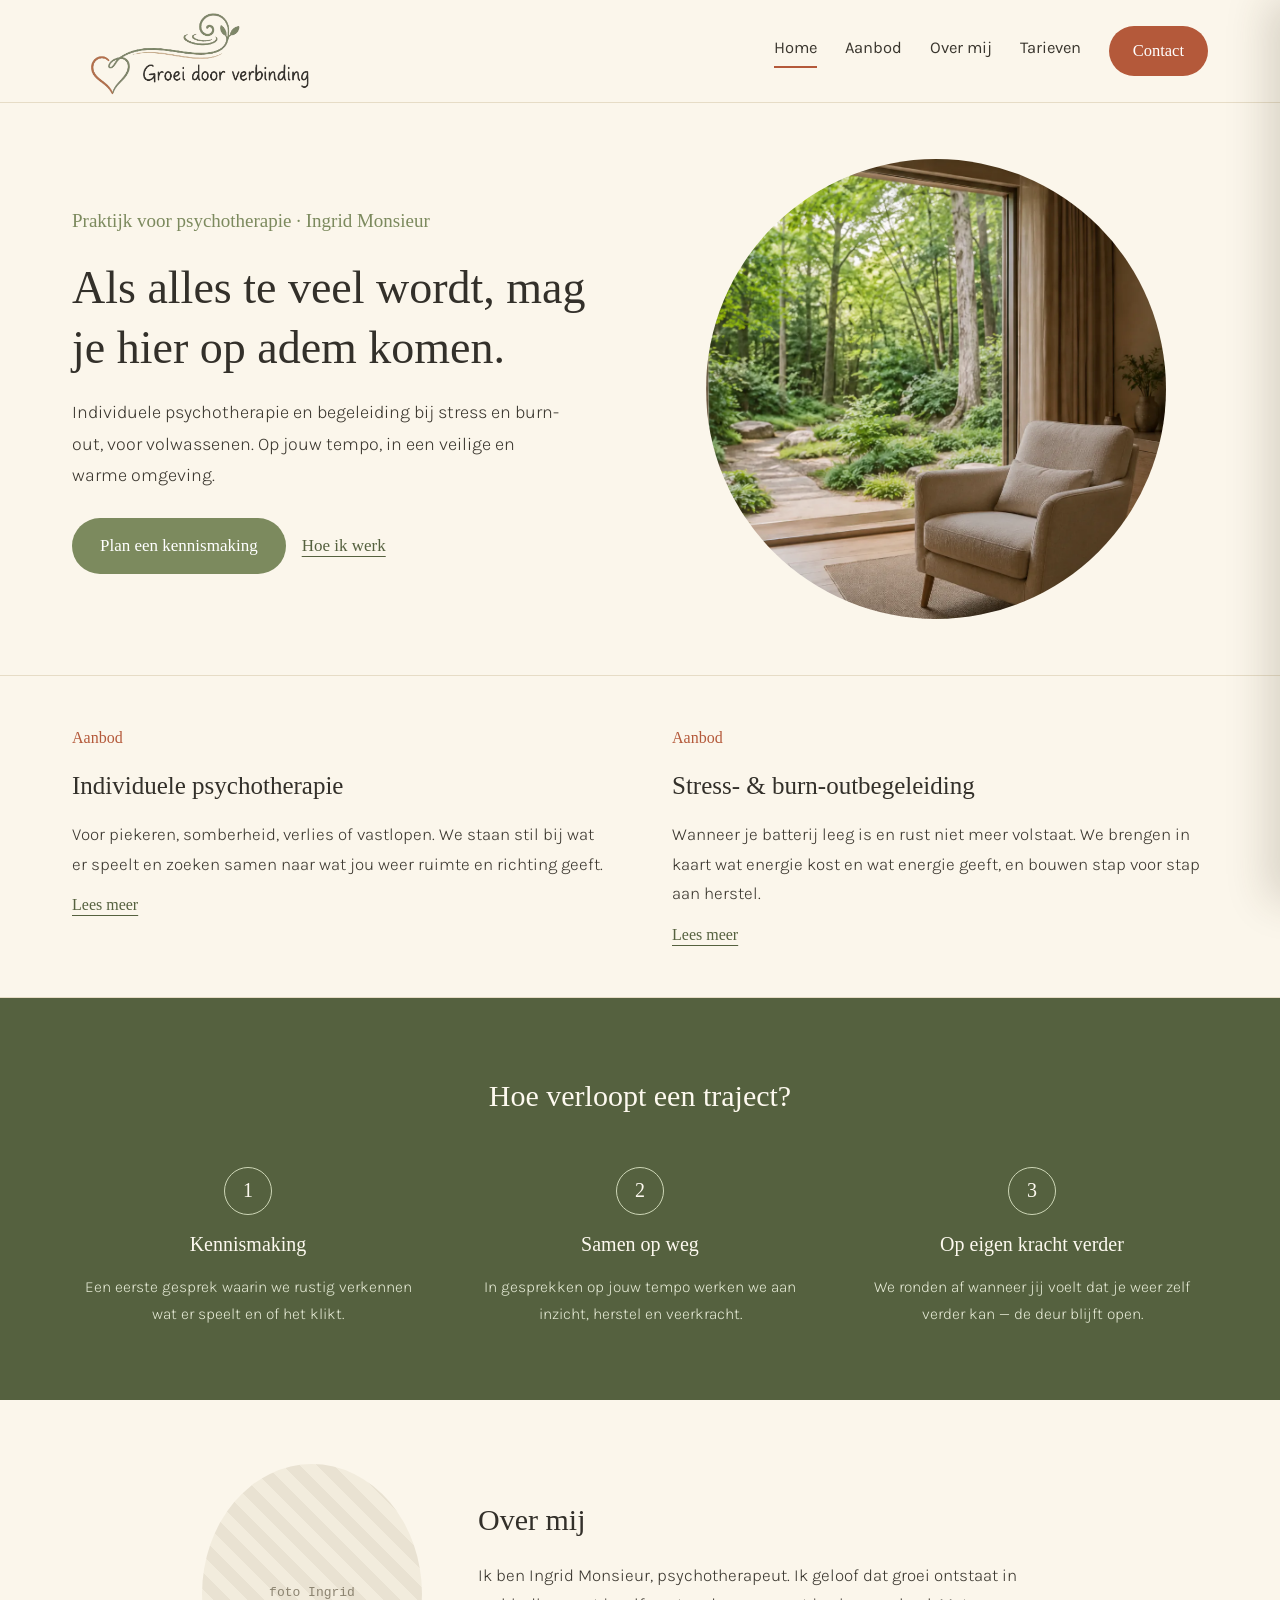
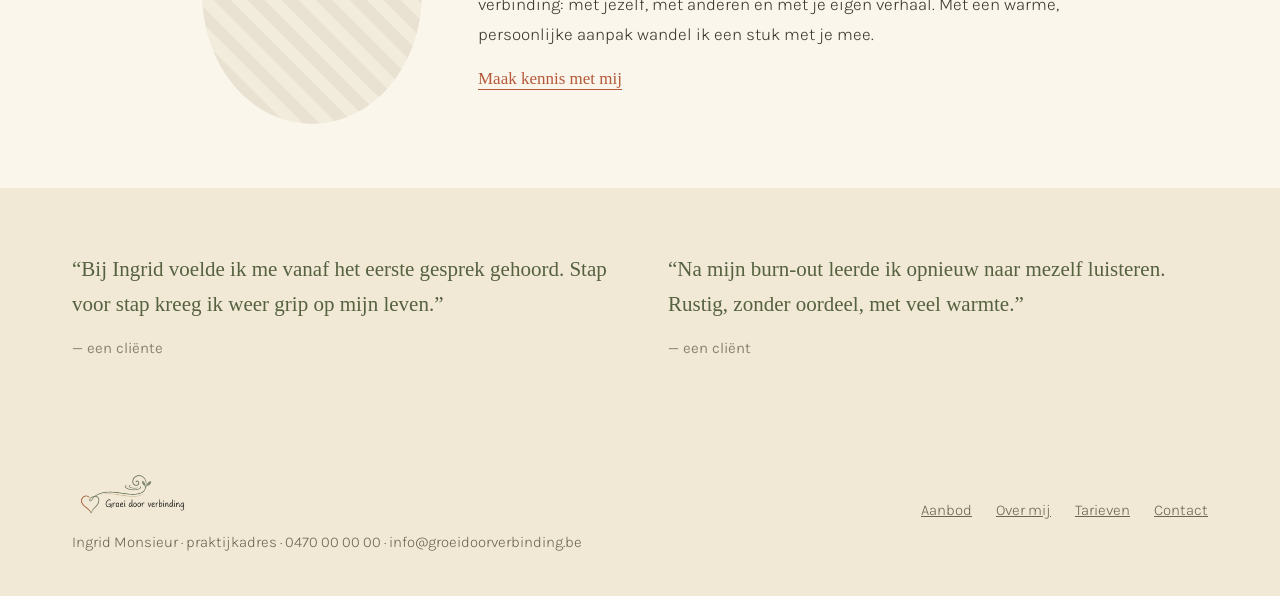
<file: index.html>
<!DOCTYPE html>
<html lang="nl">
<head>
  <meta charset="UTF-8">
  <meta name="viewport" content="width=device-width, initial-scale=1">
  <title>Groei door verbinding — Psychotherapie &amp; burn-outbegeleiding | Ingrid Monsieur</title>
  <meta name="description" content="Individuele psychotherapie en stress- & burn-outbegeleiding voor volwassenen. Een warme plek waar je op adem komt. Praktijk van Ingrid Monsieur.">
  <link rel="preconnect" href="https://fonts.googleapis.com">
  <link rel="preconnect" href="https://fonts.gstatic.com" crossorigin>
  <link href="https://fonts.googleapis.com/css2?family=Coming+Soon&family=Karla:wght@300;400;500;600&display=swap" rel="stylesheet">
  <link rel="stylesheet" href="css/style.css">
</head>
<body>

  <nav class="site-nav">
    <div class="wrap">
      <a class="logo" href="index.html"><img src="assets/logo-transparant.webp" alt="Groei door verbinding"></a>
      <div class="nav-links">
        <a href="index.html" class="active">Home</a>
        <a href="aanbod.html">Aanbod</a>
        <a href="over-mij.html">Over mij</a>
        <a href="tarieven.html">Tarieven</a>
        <a href="contact.html" class="btn-contact">Contact</a>
      </div>
      <button class="hamburger" aria-label="Menu openen" aria-expanded="false">
        <span></span><span></span><span></span>
      </button>
    </div>
  </nav>

  <div class="menu-overlay"></div>
  <aside class="mobile-menu" aria-label="Mobiel menu">
    <div class="menu-top">
      <img src="assets/logo-transparant.webp" alt="Groei door verbinding">
      <button class="close-menu" aria-label="Menu sluiten">&times;</button>
    </div>
    <nav class="menu-links">
      <a href="index.html" class="active">Home</a>
      <a href="aanbod.html">Aanbod</a>
      <a href="over-mij.html">Over mij</a>
      <a href="tarieven.html">Tarieven</a>
      <a href="contact.html">Contact</a>
    </nav>
    <a class="btn btn-terra menu-cta" href="contact.html">Plan een kennismaking</a>
    <div class="menu-contact">0470 00 00 00<br>info@groeidoorverbinding.be</div>
  </aside>

  <main>
    <header class="hero wrap">
      <div class="hero-text">
        <span class="kicker">Praktijk voor psychotherapie · Ingrid Monsieur</span>
        <h1>Als alles te veel wordt, mag je hier op adem komen.</h1>
        <p class="intro">Individuele psychotherapie en begeleiding bij stress en burn-out, voor volwassenen. Op jouw tempo, in een veilige en warme omgeving.</p>
        <div class="hero-cta">
          <a class="btn btn-green" href="contact.html">Plan een kennismaking</a>
          <a class="link-hand" href="aanbod.html">Hoe ik werk</a>
        </div>
      </div>
      <img class="hero-img" src="assets/natuurbeeld.webp" alt="Rustgevende praktijkruimte met zicht op de natuur">
    </header>

    <section class="teasers">
      <div class="wrap">
        <div class="teaser">
          <span class="kicker">Aanbod</span>
          <h2>Individuele psychotherapie</h2>
          <p>Voor piekeren, somberheid, verlies of vastlopen. We staan stil bij wat er speelt en zoeken samen naar wat jou weer ruimte en richting geeft.</p>
          <a class="link-hand" href="aanbod.html">Lees meer</a>
        </div>
        <div class="teaser">
          <span class="kicker">Aanbod</span>
          <h2>Stress- &amp; burn-outbegeleiding</h2>
          <p>Wanneer je batterij leeg is en rust niet meer volstaat. We brengen in kaart wat energie kost en wat energie geeft, en bouwen stap voor stap aan herstel.</p>
          <a class="link-hand" href="aanbod.html">Lees meer</a>
        </div>
      </div>
    </section>

    <section class="werkwijze">
      <div class="wrap">
        <h2>Hoe verloopt een traject?</h2>
        <div class="stappen">
          <div class="stap">
            <span class="nr">1</span>
            <h3>Kennismaking</h3>
            <p>Een eerste gesprek waarin we rustig verkennen wat er speelt en of het klikt.</p>
          </div>
          <div class="stap">
            <span class="nr">2</span>
            <h3>Samen op weg</h3>
            <p>In gesprekken op jouw tempo werken we aan inzicht, herstel en veerkracht.</p>
          </div>
          <div class="stap">
            <span class="nr">3</span>
            <h3>Op eigen kracht verder</h3>
            <p>We ronden af wanneer jij voelt dat je weer zelf verder kan — de deur blijft open.</p>
          </div>
        </div>
      </div>
    </section>

    <section class="overmij-teaser wrap">
      <div class="foto placeholder"><span>foto Ingrid</span></div>
      <div class="tekst">
        <h2>Over mij</h2>
        <p>Ik ben Ingrid Monsieur, psychotherapeut. Ik geloof dat groei ontstaat in verbinding: met jezelf, met anderen en met je eigen verhaal. Met een warme, persoonlijke aanpak wandel ik een stuk met je mee.</p>
        <a class="link-hand link-terra" href="over-mij.html">Maak kennis met mij</a>
      </div>
    </section>

    <section class="getuigenissen">
      <div class="wrap">
        <div class="quote">
          <p>“Bij Ingrid voelde ik me vanaf het eerste gesprek gehoord. Stap voor stap kreeg ik weer grip op mijn leven.”</p>
          <span>— een cliënte</span>
        </div>
        <div class="quote">
          <p>“Na mijn burn-out leerde ik opnieuw naar mezelf luisteren. Rustig, zonder oordeel, met veel warmte.”</p>
          <span>— een cliënt</span>
        </div>
      </div>
    </section>
  </main>

  <footer class="site-footer">
    <div class="wrap">
      <div class="kolom">
        <img src="assets/logo-transparant.webp" alt="">
        <span>Ingrid Monsieur · praktijkadres · 0470 00 00 00 · info@groeidoorverbinding.be</span>
      </div>
      <nav>
        <a href="aanbod.html">Aanbod</a>
        <a href="over-mij.html">Over mij</a>
        <a href="tarieven.html">Tarieven</a>
        <a href="contact.html">Contact</a>
      </nav>
    </div>
  </footer>

  <script src="js/script.js"></script>
</body>
</html>
</file>
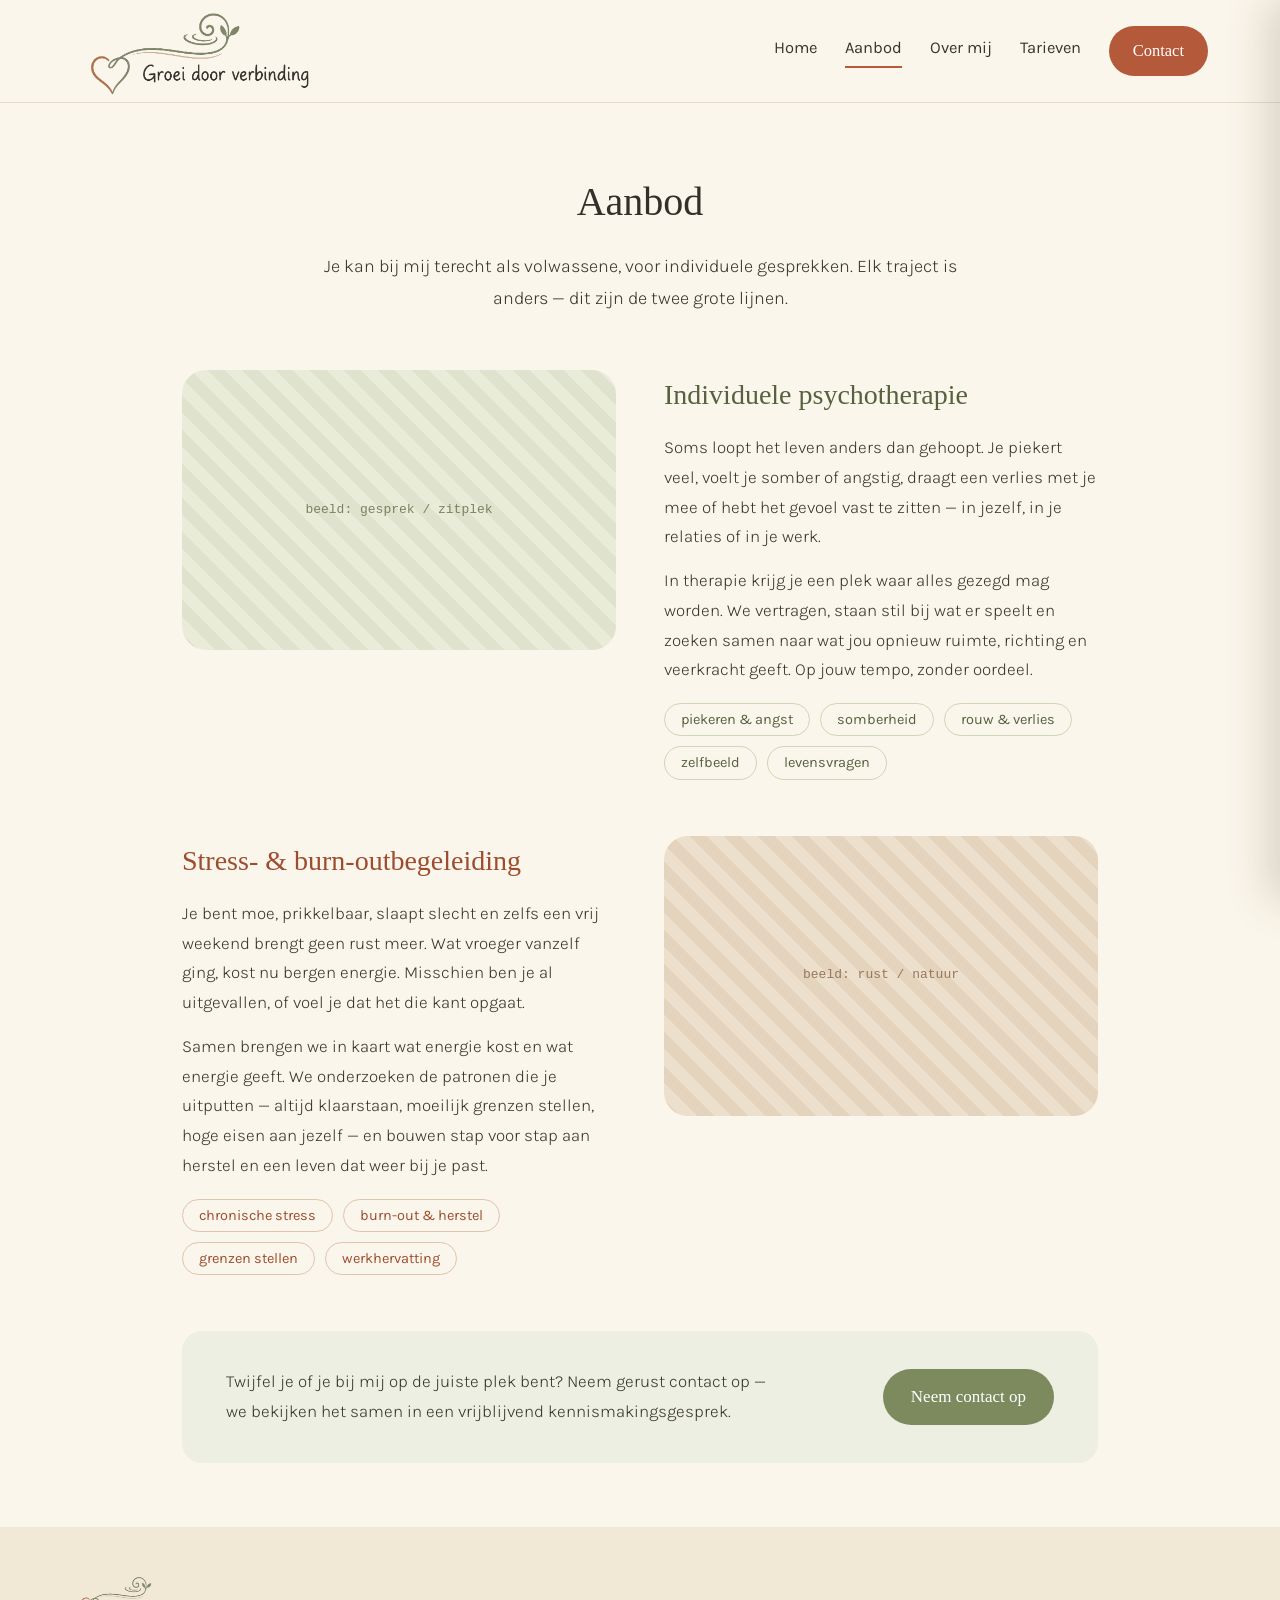
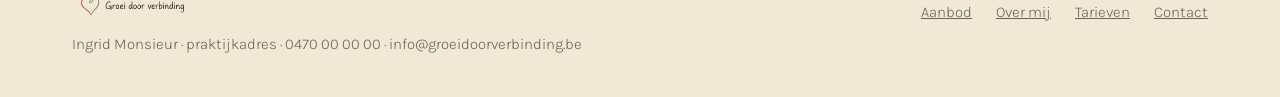
<file: aanbod.html>
<!DOCTYPE html>
<html lang="nl">
<head>
  <meta charset="UTF-8">
  <meta name="viewport" content="width=device-width, initial-scale=1">
  <title>Aanbod — Groei door verbinding</title>
  <meta name="description" content="Individuele psychotherapie en stress- & burn-outbegeleiding voor volwassenen bij Ingrid Monsieur.">
  <link rel="preconnect" href="https://fonts.googleapis.com">
  <link rel="preconnect" href="https://fonts.gstatic.com" crossorigin>
  <link href="https://fonts.googleapis.com/css2?family=Coming+Soon&family=Karla:wght@300;400;500;600&display=swap" rel="stylesheet">
  <link rel="stylesheet" href="css/style.css">
</head>
<body>

  <nav class="site-nav">
    <div class="wrap">
      <a class="logo" href="index.html"><img src="assets/logo-transparant.webp" alt="Groei door verbinding"></a>
      <div class="nav-links">
        <a href="index.html">Home</a>
        <a href="aanbod.html" class="active">Aanbod</a>
        <a href="over-mij.html">Over mij</a>
        <a href="tarieven.html">Tarieven</a>
        <a href="contact.html" class="btn-contact">Contact</a>
      </div>
      <button class="hamburger" aria-label="Menu openen" aria-expanded="false">
        <span></span><span></span><span></span>
      </button>
    </div>
  </nav>

  <div class="menu-overlay"></div>
  <aside class="mobile-menu" aria-label="Mobiel menu">
    <div class="menu-top">
      <img src="assets/logo-transparant.webp" alt="Groei door verbinding">
      <button class="close-menu" aria-label="Menu sluiten">&times;</button>
    </div>
    <nav class="menu-links">
      <a href="index.html">Home</a>
      <a href="aanbod.html" class="active">Aanbod</a>
      <a href="over-mij.html">Over mij</a>
      <a href="tarieven.html">Tarieven</a>
      <a href="contact.html">Contact</a>
    </nav>
    <a class="btn btn-terra menu-cta" href="contact.html">Plan een kennismaking</a>
    <div class="menu-contact">0470 00 00 00<br>info@groeidoorverbinding.be</div>
  </aside>

  <main class="page page-aanbod">
    <div class="page-header">
      <h1>Aanbod</h1>
      <p>Je kan bij mij terecht als volwassene, voor individuele gesprekken. Elk traject is anders — dit zijn de twee grote lijnen.</p>
    </div>

    <section class="aanbod-blok">
      <div class="beeld placeholder groen"><span>beeld: gesprek / zitplek</span></div>
      <div class="tekst">
        <h2>Individuele psychotherapie</h2>
        <p>Soms loopt het leven anders dan gehoopt. Je piekert veel, voelt je somber of angstig, draagt een verlies met je mee of hebt het gevoel vast te zitten — in jezelf, in je relaties of in je werk.</p>
        <p>In therapie krijg je een plek waar alles gezegd mag worden. We vertragen, staan stil bij wat er speelt en zoeken samen naar wat jou opnieuw ruimte, richting en veerkracht geeft. Op jouw tempo, zonder oordeel.</p>
        <div class="tags">
          <span>piekeren &amp; angst</span>
          <span>somberheid</span>
          <span>rouw &amp; verlies</span>
          <span>zelfbeeld</span>
          <span>levensvragen</span>
        </div>
      </div>
    </section>

    <section class="aanbod-blok">
      <div class="tekst">
        <h2 class="terra">Stress- &amp; burn-outbegeleiding</h2>
        <p>Je bent moe, prikkelbaar, slaapt slecht en zelfs een vrij weekend brengt geen rust meer. Wat vroeger vanzelf ging, kost nu bergen energie. Misschien ben je al uitgevallen, of voel je dat het die kant opgaat.</p>
        <p>Samen brengen we in kaart wat energie kost en wat energie geeft. We onderzoeken de patronen die je uitputten — altijd klaarstaan, moeilijk grenzen stellen, hoge eisen aan jezelf — en bouwen stap voor stap aan herstel en een leven dat weer bij je past.</p>
        <div class="tags terra">
          <span>chronische stress</span>
          <span>burn-out &amp; herstel</span>
          <span>grenzen stellen</span>
          <span>werkhervatting</span>
        </div>
      </div>
      <div class="beeld placeholder warm"><span>beeld: rust / natuur</span></div>
    </section>

    <div class="cta-banner">
      <p>Twijfel je of je bij mij op de juiste plek bent? Neem gerust contact op — we bekijken het samen in een vrijblijvend kennismakingsgesprek.</p>
      <a class="btn btn-green" href="contact.html">Neem contact op</a>
    </div>
  </main>

  <footer class="site-footer">
    <div class="wrap">
      <div class="kolom">
        <img src="assets/logo-transparant.webp" alt="">
        <span>Ingrid Monsieur · praktijkadres · 0470 00 00 00 · info@groeidoorverbinding.be</span>
      </div>
      <nav>
        <a href="aanbod.html">Aanbod</a>
        <a href="over-mij.html">Over mij</a>
        <a href="tarieven.html">Tarieven</a>
        <a href="contact.html">Contact</a>
      </nav>
    </div>
  </footer>

  <script src="js/script.js"></script>
</body>
</html>
</file>
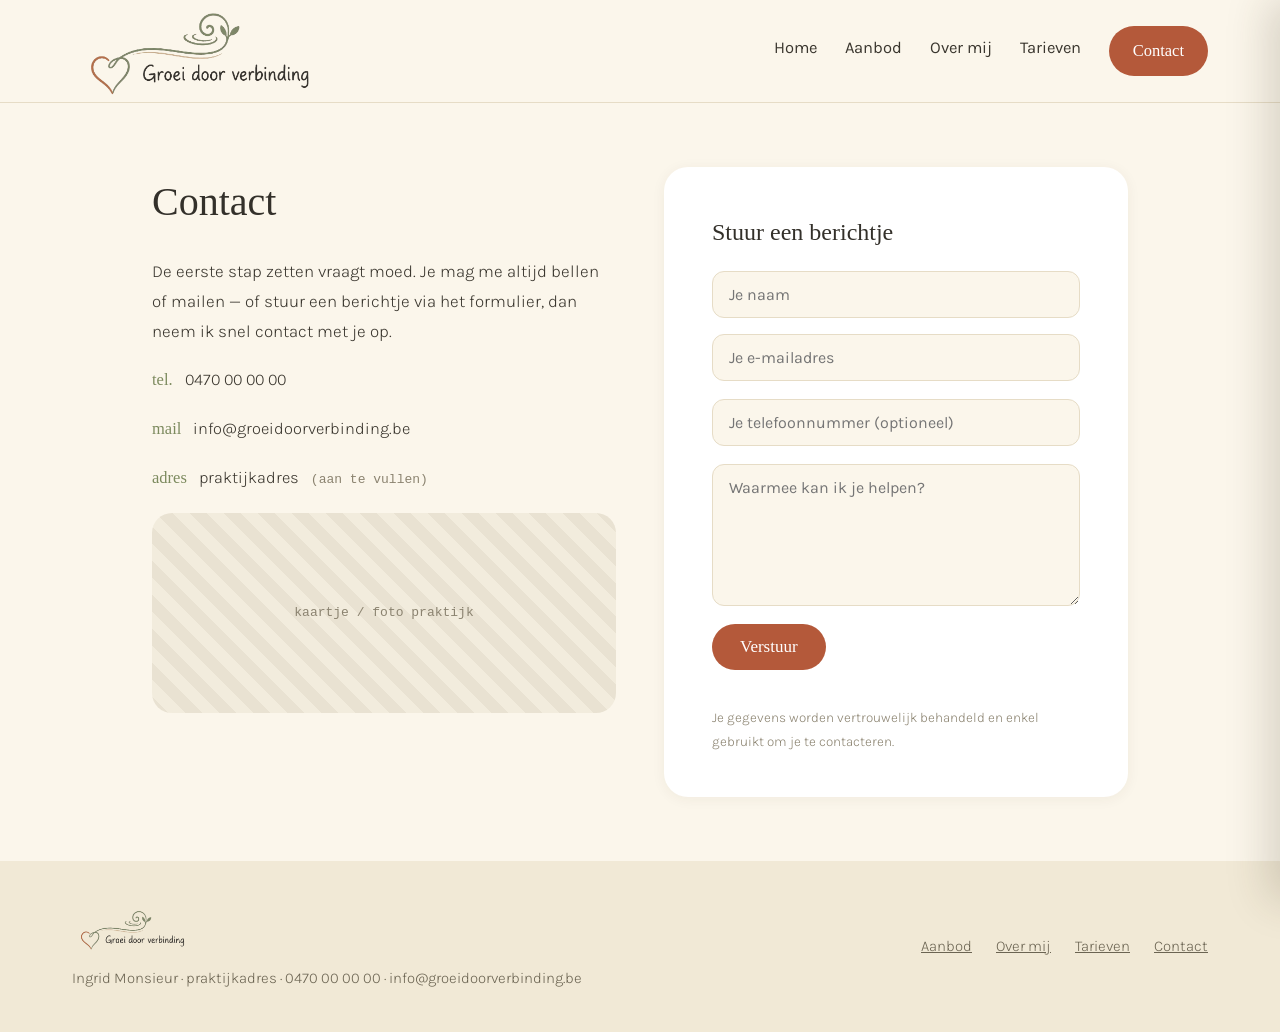
<file: contact.html>
<!DOCTYPE html>
<html lang="nl">
<head>
  <meta charset="UTF-8">
  <meta name="viewport" content="width=device-width, initial-scale=1">
  <title>Contact — Groei door verbinding</title>
  <meta name="description" content="Neem contact op met Ingrid Monsieur voor een vrijblijvend kennismakingsgesprek.">
  <link rel="preconnect" href="https://fonts.googleapis.com">
  <link rel="preconnect" href="https://fonts.gstatic.com" crossorigin>
  <link href="https://fonts.googleapis.com/css2?family=Coming+Soon&family=Karla:wght@300;400;500;600&display=swap" rel="stylesheet">
  <link rel="stylesheet" href="css/style.css">
</head>
<body>

  <nav class="site-nav">
    <div class="wrap">
      <a class="logo" href="index.html"><img src="assets/logo-transparant.webp" alt="Groei door verbinding"></a>
      <div class="nav-links">
        <a href="index.html">Home</a>
        <a href="aanbod.html">Aanbod</a>
        <a href="over-mij.html">Over mij</a>
        <a href="tarieven.html">Tarieven</a>
        <a href="contact.html" class="btn-contact">Contact</a>
      </div>
      <button class="hamburger" aria-label="Menu openen" aria-expanded="false">
        <span></span><span></span><span></span>
      </button>
    </div>
  </nav>

  <div class="menu-overlay"></div>
  <aside class="mobile-menu" aria-label="Mobiel menu">
    <div class="menu-top">
      <img src="assets/logo-transparant.webp" alt="Groei door verbinding">
      <button class="close-menu" aria-label="Menu sluiten">&times;</button>
    </div>
    <nav class="menu-links">
      <a href="index.html">Home</a>
      <a href="aanbod.html">Aanbod</a>
      <a href="over-mij.html">Over mij</a>
      <a href="tarieven.html">Tarieven</a>
      <a href="contact.html" class="active">Contact</a>
    </nav>
    <a class="btn btn-terra menu-cta" href="contact.html">Plan een kennismaking</a>
    <div class="menu-contact">0470 00 00 00<br>info@groeidoorverbinding.be</div>
  </aside>

  <main class="page page-contact">
    <div class="contact-info">
      <h1>Contact</h1>
      <p>De eerste stap zetten vraagt moed. Je mag me altijd bellen of mailen — of stuur een berichtje via het formulier, dan neem ik snel contact met je op.</p>
      <div class="rij"><span class="label">tel.</span> 0470 00 00 00</div>
      <div class="rij"><span class="label">mail</span> info@groeidoorverbinding.be</div>
      <div class="rij"><span class="label">adres</span> praktijkadres <span style="font-family: monospace; font-size: 13px; color: #8b8370;">(aan te vullen)</span></div>
      <div class="kaart placeholder"><span>kaartje / foto praktijk</span></div>
    </div>

    <div class="contact-form">
      <h2>Stuur een berichtje</h2>
      <form>
        <div style="display: flex; flex-direction: column; gap: 18px;">
          <div class="form-rij">
            <input type="text" name="naam" placeholder="Je naam" required>
            <input type="email" name="email" placeholder="Je e-mailadres" required>
          </div>
          <input type="tel" name="telefoon" placeholder="Je telefoonnummer (optioneel)">
          <textarea name="bericht" rows="6" placeholder="Waarmee kan ik je helpen?" required></textarea>
          <button class="btn btn-terra" type="submit">Verstuur</button>
          <span class="form-status" aria-live="polite"></span>
          <span class="privacy">Je gegevens worden vertrouwelijk behandeld en enkel gebruikt om je te contacteren.</span>
        </div>
      </form>
    </div>
  </main>

  <footer class="site-footer">
    <div class="wrap">
      <div class="kolom">
        <img src="assets/logo-transparant.webp" alt="">
        <span>Ingrid Monsieur · praktijkadres · 0470 00 00 00 · info@groeidoorverbinding.be</span>
      </div>
      <nav>
        <a href="aanbod.html">Aanbod</a>
        <a href="over-mij.html">Over mij</a>
        <a href="tarieven.html">Tarieven</a>
        <a href="contact.html">Contact</a>
      </nav>
    </div>
  </footer>

  <script src="js/script.js"></script>
</body>
</html>
</file>
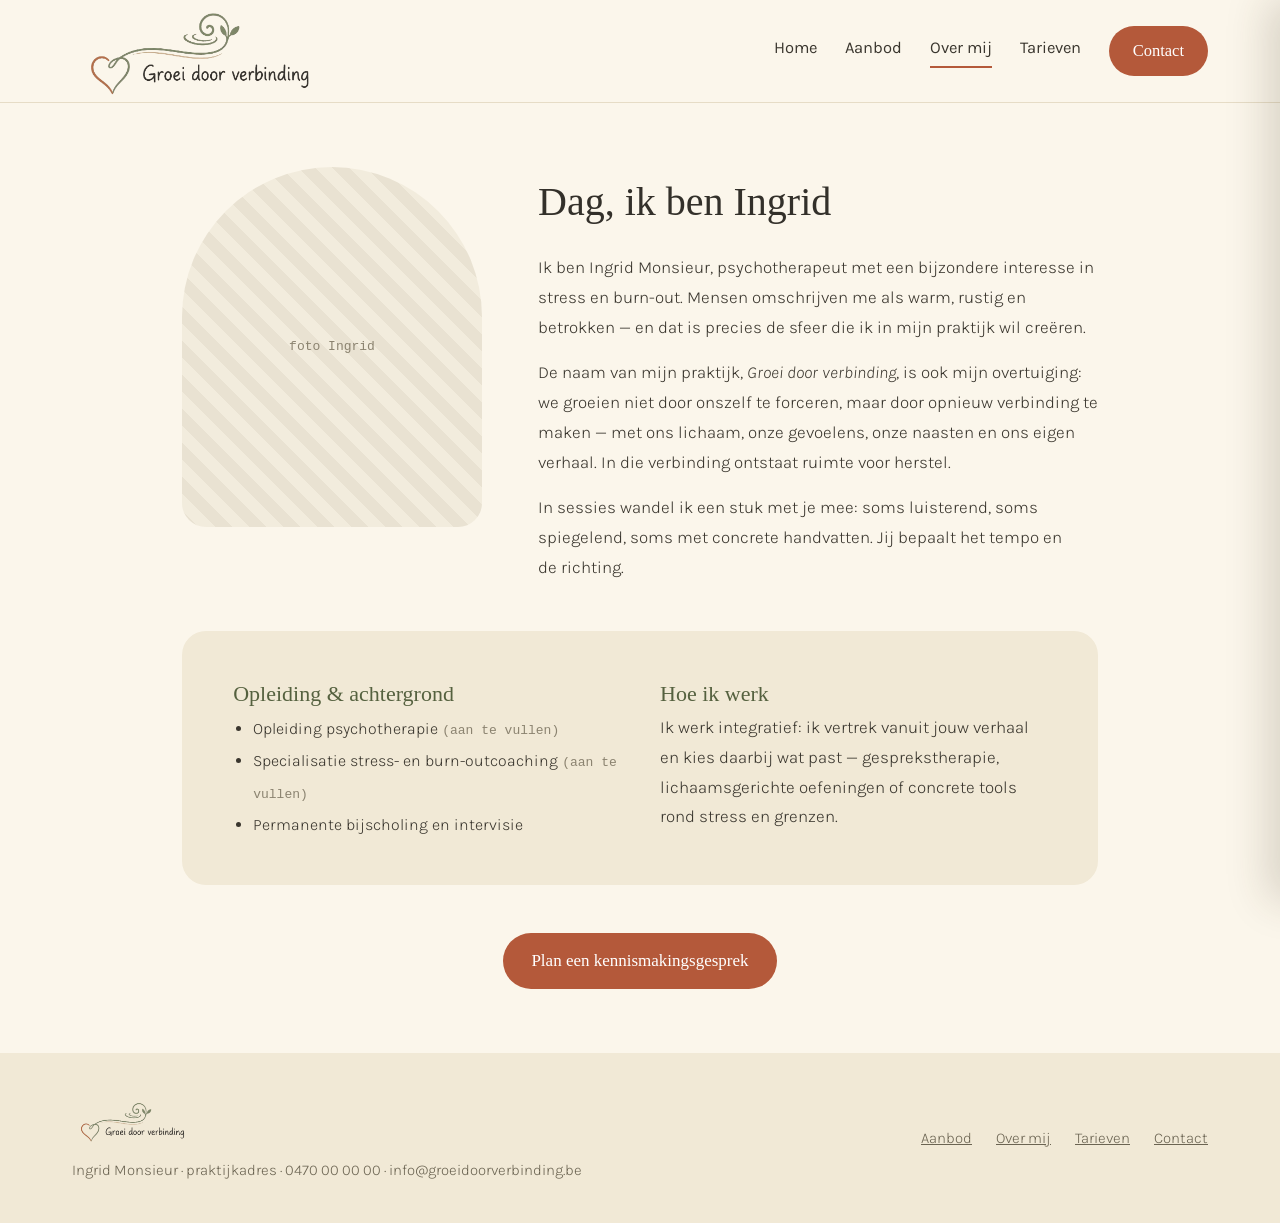
<file: over-mij.html>
<!DOCTYPE html>
<html lang="nl">
<head>
  <meta charset="UTF-8">
  <meta name="viewport" content="width=device-width, initial-scale=1">
  <title>Over mij — Groei door verbinding</title>
  <meta name="description" content="Ingrid Monsieur, psychotherapeut. Warm, rustig en betrokken — groei door verbinding.">
  <link rel="preconnect" href="https://fonts.googleapis.com">
  <link rel="preconnect" href="https://fonts.gstatic.com" crossorigin>
  <link href="https://fonts.googleapis.com/css2?family=Coming+Soon&family=Karla:wght@300;400;500;600&display=swap" rel="stylesheet">
  <link rel="stylesheet" href="css/style.css">
</head>
<body>

  <nav class="site-nav">
    <div class="wrap">
      <a class="logo" href="index.html"><img src="assets/logo-transparant.webp" alt="Groei door verbinding"></a>
      <div class="nav-links">
        <a href="index.html">Home</a>
        <a href="aanbod.html">Aanbod</a>
        <a href="over-mij.html" class="active">Over mij</a>
        <a href="tarieven.html">Tarieven</a>
        <a href="contact.html" class="btn-contact">Contact</a>
      </div>
      <button class="hamburger" aria-label="Menu openen" aria-expanded="false">
        <span></span><span></span><span></span>
      </button>
    </div>
  </nav>

  <div class="menu-overlay"></div>
  <aside class="mobile-menu" aria-label="Mobiel menu">
    <div class="menu-top">
      <img src="assets/logo-transparant.webp" alt="Groei door verbinding">
      <button class="close-menu" aria-label="Menu sluiten">&times;</button>
    </div>
    <nav class="menu-links">
      <a href="index.html">Home</a>
      <a href="aanbod.html">Aanbod</a>
      <a href="over-mij.html" class="active">Over mij</a>
      <a href="tarieven.html">Tarieven</a>
      <a href="contact.html">Contact</a>
    </nav>
    <a class="btn btn-terra menu-cta" href="contact.html">Plan een kennismaking</a>
    <div class="menu-contact">0470 00 00 00<br>info@groeidoorverbinding.be</div>
  </aside>

  <main class="page page-overmij">
    <div class="overmij-grid">
      <div class="foto placeholder"><span>foto Ingrid</span></div>
      <div class="tekst">
        <h1>Dag, ik ben Ingrid</h1>
        <p>Ik ben Ingrid Monsieur, psychotherapeut met een bijzondere interesse in stress en burn-out. Mensen omschrijven me als warm, rustig en betrokken — en dat is precies de sfeer die ik in mijn praktijk wil creëren.</p>
        <p>De naam van mijn praktijk, <em>Groei door verbinding</em>, is ook mijn overtuiging: we groeien niet door onszelf te forceren, maar door opnieuw verbinding te maken — met ons lichaam, onze gevoelens, onze naasten en ons eigen verhaal. In die verbinding ontstaat ruimte voor herstel.</p>
        <p>In sessies wandel ik een stuk met je mee: soms luisterend, soms spiegelend, soms met concrete handvatten. Jij bepaalt het tempo en de richting.</p>
      </div>
    </div>

    <section class="kader">
      <div>
        <h2>Opleiding &amp; achtergrond</h2>
        <ul>
          <li>Opleiding psychotherapie <span style="font-family: monospace; font-size: 13px; color: #8b8370;">(aan te vullen)</span></li>
          <li>Specialisatie stress- en burn-outcoaching <span style="font-family: monospace; font-size: 13px; color: #8b8370;">(aan te vullen)</span></li>
          <li>Permanente bijscholing en intervisie</li>
        </ul>
      </div>
      <div>
        <h2>Hoe ik werk</h2>
        <p>Ik werk integratief: ik vertrek vanuit jouw verhaal en kies daarbij wat past — gesprekstherapie, lichaamsgerichte oefeningen of concrete tools rond stress en grenzen.</p>
      </div>
    </section>

    <div class="center">
      <a class="btn btn-terra" href="contact.html">Plan een kennismakingsgesprek</a>
    </div>
  </main>

  <footer class="site-footer">
    <div class="wrap">
      <div class="kolom">
        <img src="assets/logo-transparant.webp" alt="">
        <span>Ingrid Monsieur · praktijkadres · 0470 00 00 00 · info@groeidoorverbinding.be</span>
      </div>
      <nav>
        <a href="aanbod.html">Aanbod</a>
        <a href="over-mij.html">Over mij</a>
        <a href="tarieven.html">Tarieven</a>
        <a href="contact.html">Contact</a>
      </nav>
    </div>
  </footer>

  <script src="js/script.js"></script>
</body>
</html>
</file>
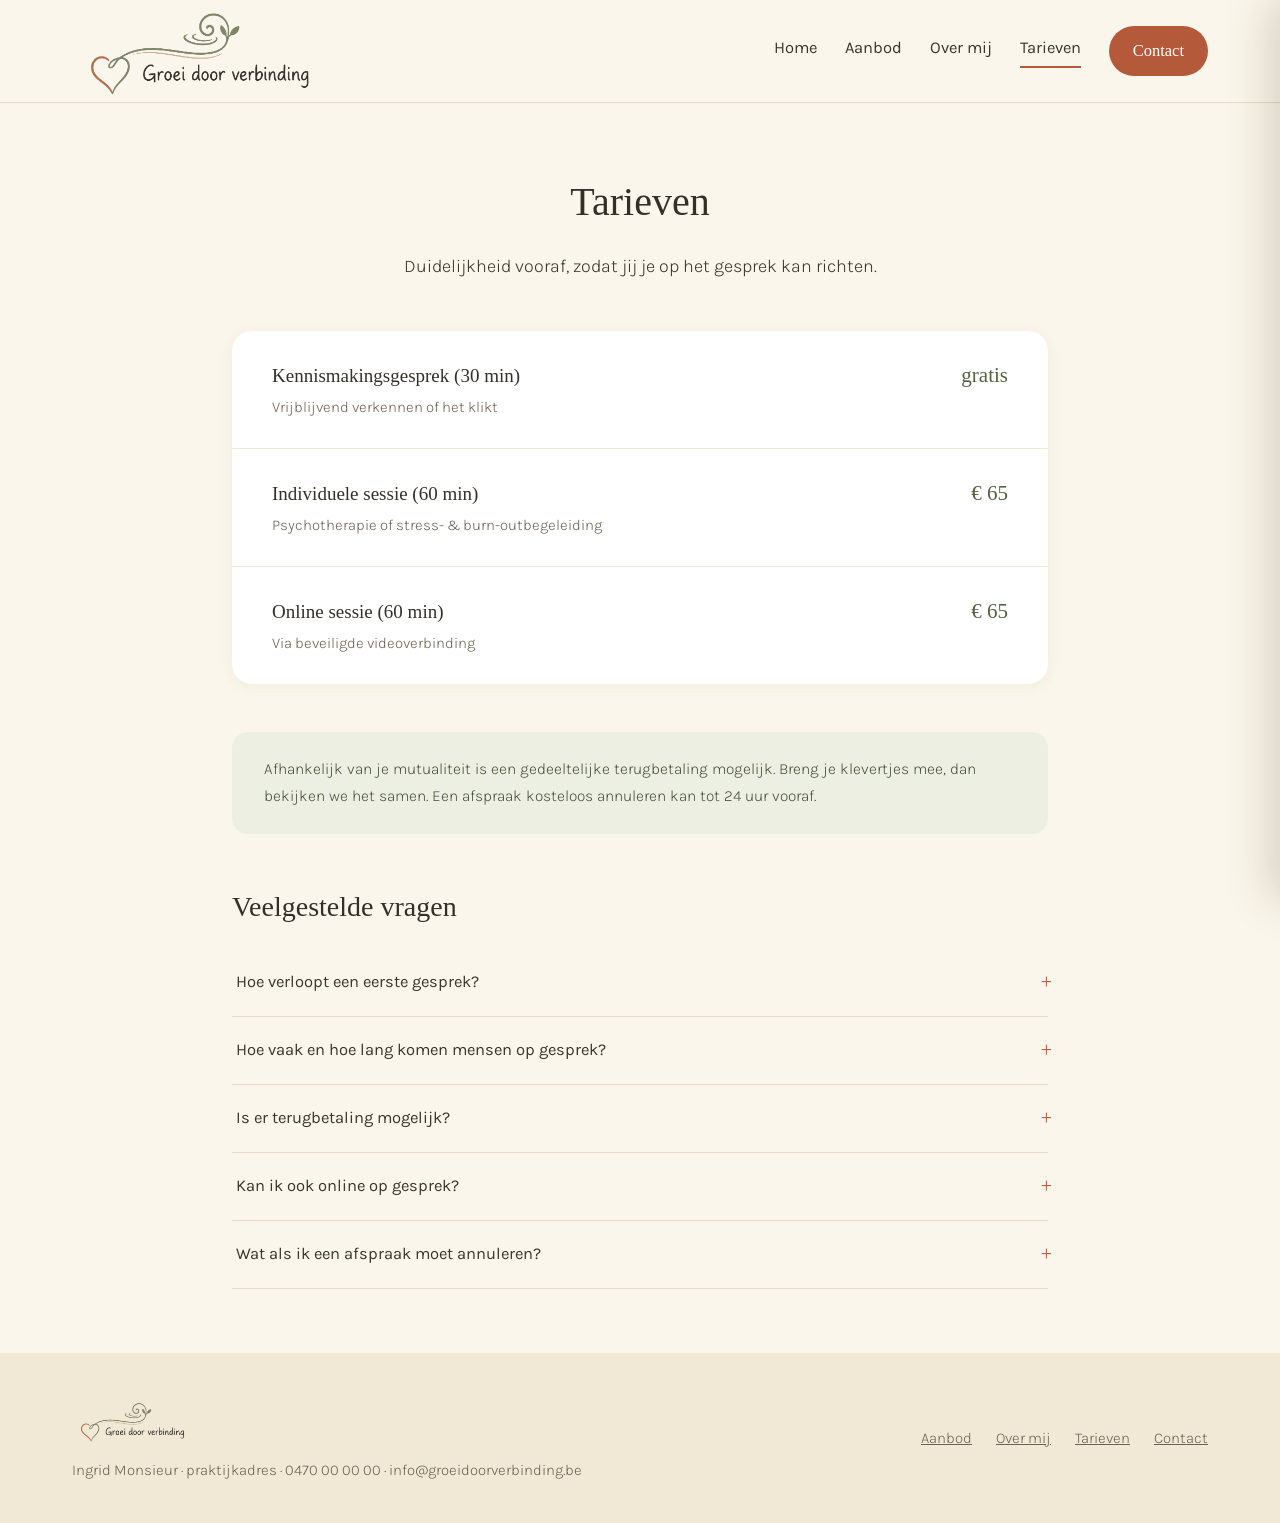
<file: tarieven.html>
<!DOCTYPE html>
<html lang="nl">
<head>
  <meta charset="UTF-8">
  <meta name="viewport" content="width=device-width, initial-scale=1">
  <title>Tarieven — Groei door verbinding</title>
  <meta name="description" content="Tarieven en veelgestelde vragen — psychotherapie en burn-outbegeleiding bij Ingrid Monsieur.">
  <link rel="preconnect" href="https://fonts.googleapis.com">
  <link rel="preconnect" href="https://fonts.gstatic.com" crossorigin>
  <link href="https://fonts.googleapis.com/css2?family=Coming+Soon&family=Karla:wght@300;400;500;600&display=swap" rel="stylesheet">
  <link rel="stylesheet" href="css/style.css">
</head>
<body>

  <nav class="site-nav">
    <div class="wrap">
      <a class="logo" href="index.html"><img src="assets/logo-transparant.webp" alt="Groei door verbinding"></a>
      <div class="nav-links">
        <a href="index.html">Home</a>
        <a href="aanbod.html">Aanbod</a>
        <a href="over-mij.html">Over mij</a>
        <a href="tarieven.html" class="active">Tarieven</a>
        <a href="contact.html" class="btn-contact">Contact</a>
      </div>
      <button class="hamburger" aria-label="Menu openen" aria-expanded="false">
        <span></span><span></span><span></span>
      </button>
    </div>
  </nav>

  <div class="menu-overlay"></div>
  <aside class="mobile-menu" aria-label="Mobiel menu">
    <div class="menu-top">
      <img src="assets/logo-transparant.webp" alt="Groei door verbinding">
      <button class="close-menu" aria-label="Menu sluiten">&times;</button>
    </div>
    <nav class="menu-links">
      <a href="index.html">Home</a>
      <a href="aanbod.html">Aanbod</a>
      <a href="over-mij.html">Over mij</a>
      <a href="tarieven.html" class="active">Tarieven</a>
      <a href="contact.html">Contact</a>
    </nav>
    <a class="btn btn-terra menu-cta" href="contact.html">Plan een kennismaking</a>
    <div class="menu-contact">0470 00 00 00<br>info@groeidoorverbinding.be</div>
  </aside>

  <main class="page page-tarieven">
    <div class="page-header">
      <h1>Tarieven</h1>
      <p>Duidelijkheid vooraf, zodat jij je op het gesprek kan richten.</p>
    </div>

    <section class="tarieven-lijst">
      <div class="tarief">
        <div>
          <span class="naam">Kennismakingsgesprek (30 min)</span>
          <span class="sub">Vrijblijvend verkennen of het klikt</span>
        </div>
        <span class="prijs">gratis</span>
      </div>
      <div class="tarief">
        <div>
          <span class="naam">Individuele sessie (60 min)</span>
          <span class="sub">Psychotherapie of stress- &amp; burn-outbegeleiding</span>
        </div>
        <span class="prijs">€ 65</span>
      </div>
      <div class="tarief">
        <div>
          <span class="naam">Online sessie (60 min)</span>
          <span class="sub">Via beveiligde videoverbinding</span>
        </div>
        <span class="prijs">€ 65</span>
      </div>
    </section>

    <div class="notitie">
      Afhankelijk van je mutualiteit is een gedeeltelijke terugbetaling mogelijk. Breng je klevertjes mee, dan bekijken we het samen. Een afspraak kosteloos annuleren kan tot 24 uur vooraf.
    </div>

    <section class="faq">
      <h2>Veelgestelde vragen</h2>
      <div class="faq-item">
        <button>Hoe verloopt een eerste gesprek? <span class="icoon">+</span></button>
        <p class="antwoord">We nemen rustig de tijd om kennis te maken. Jij vertelt wat je bezighoudt, ik licht toe hoe ik werk, en samen bekijken we of het klikt en wat een volgende stap kan zijn. Er moet niets.</p>
      </div>
      <div class="faq-item">
        <button>Hoe vaak en hoe lang komen mensen op gesprek? <span class="icoon">+</span></button>
        <p class="antwoord">Dat verschilt sterk. Vaak starten we tweewekelijks en bouwen we af naarmate het beter gaat. Een sessie duurt 60 minuten. Jij bepaalt mee het tempo en de duur van het traject.</p>
      </div>
      <div class="faq-item">
        <button>Is er terugbetaling mogelijk? <span class="icoon">+</span></button>
        <p class="antwoord">Veel mutualiteiten voorzien een gedeeltelijke terugbetaling voor psychotherapeutische begeleiding. Breng je klevertjes mee, dan bezorg ik je het nodige attest.</p>
      </div>
      <div class="faq-item">
        <button>Kan ik ook online op gesprek? <span class="icoon">+</span></button>
        <p class="antwoord">Ja, sessies kunnen ook via een beveiligde videoverbinding doorgaan — handig als verplaatsen moeilijk is of als je ver woont.</p>
      </div>
      <div class="faq-item">
        <button>Wat als ik een afspraak moet annuleren? <span class="icoon">+</span></button>
        <p class="antwoord">Annuleren kan kosteloos tot 24 uur vooraf, telefonisch of per mail. Bij laattijdige annulering kan de sessie aangerekend worden.</p>
      </div>
    </section>
  </main>

  <footer class="site-footer">
    <div class="wrap">
      <div class="kolom">
        <img src="assets/logo-transparant.webp" alt="">
        <span>Ingrid Monsieur · praktijkadres · 0470 00 00 00 · info@groeidoorverbinding.be</span>
      </div>
      <nav>
        <a href="aanbod.html">Aanbod</a>
        <a href="over-mij.html">Over mij</a>
        <a href="tarieven.html">Tarieven</a>
        <a href="contact.html">Contact</a>
      </nav>
    </div>
  </footer>

  <script src="js/script.js"></script>
</body>
</html>
</file>
<file: css/style.css>
/* Groei door verbinding — stijl */
:root {
  --cream: #FBF6EB;
  --cream-deep: #F1E9D6;
  --sand-line: #e6dcc6;
  --green: #7C8A5E;
  --green-deep: #55613f;
  --green-pale: #EDEFE2;
  --terra: #B4593A;
  --ink: #33302a;
  --text: #3a362e;
  --muted: #6b6452;
}

* { box-sizing: border-box; }

body {
  margin: 0;
  background: var(--cream);
  font-family: 'Karla', sans-serif;
  color: var(--text);
  font-size: 17px;
  line-height: 1.75;
}

h1, h2, h3, .hand { font-family: 'Coming Soon', cursive; color: var(--ink); font-weight: 400; }
p { font-weight: 300; margin: 0; text-wrap: pretty; }
a { color: inherit; }
img { max-width: 100%; }

.wrap { max-width: 1200px; margin: 0 auto; padding: 0 clamp(16px, 4vw, 32px); }

/* ---------- Navigatie ---------- */
.site-nav {
  border-bottom: 1px solid var(--sand-line);
  position: sticky; top: 0; z-index: 10;
  background: var(--cream);
}
.site-nav .wrap {
  display: flex; flex-wrap: wrap; justify-content: space-between; align-items: center; gap: 0 16px;
}
.site-nav .logo img { height: 118px; margin: -8px 0; display: block; }
.nav-links { display: flex; flex-wrap: wrap; align-items: center; gap: 14px 28px; font-size: 16.5px; padding: 8px 0; }
.nav-links a { text-decoration: none; padding-bottom: 4px; border-bottom: 2px solid transparent; }
.nav-links a.active { border-bottom-color: var(--terra); }
.nav-links a.btn-contact {
  font-family: 'Coming Soon', cursive;
  background: var(--terra); color: #fff;
  padding: 11px 24px; border-radius: 999px; border: none;
}

/* ---------- Knoppen ---------- */
.btn {
  font-family: 'Coming Soon', cursive; font-size: 17px;
  display: inline-block; text-decoration: none; cursor: pointer;
  padding: 13px 28px; border-radius: 999px; border: none;
}
.btn-green { background: var(--green); color: #fff; }
.btn-terra { background: var(--terra); color: #fff; }
.link-hand {
  font-family: 'Coming Soon', cursive; font-size: 17px; color: var(--green-deep);
  text-decoration: underline; text-underline-offset: 5px; cursor: pointer;
}
.link-terra { color: var(--terra); }

/* ---------- Hero (home) ---------- */
.hero {
  display: grid; grid-template-columns: repeat(auto-fit, minmax(320px, 1fr));
  gap: 48px; align-items: center;
  padding-top: clamp(32px, 5vw, 56px); padding-bottom: clamp(32px, 5vw, 56px);
}
.hero .kicker { font-family: 'Coming Soon', cursive; color: var(--green); font-size: 19px; }
.hero h1 { font-size: clamp(34px, 4.5vw, 46px); line-height: 1.3; margin: 0; }
.hero .intro { font-size: 18px; max-width: 520px; }
.hero-text { display: flex; flex-direction: column; gap: 20px; }
.hero-cta { display: flex; flex-wrap: wrap; gap: 16px; align-items: center; margin-top: 6px; }
.hero-img {
  width: min(460px, 100%); aspect-ratio: 1 / 1;
  object-fit: cover; object-position: center center;
  border-radius: 50%; justify-self: center;
}

/* ---------- Aanbod-teasers (home) ---------- */
.teasers { border-top: 1px solid var(--sand-line); border-bottom: 1px solid var(--sand-line); }
.teasers .wrap {
  display: grid; grid-template-columns: repeat(auto-fit, minmax(300px, 1fr));
  gap: 8px 64px; padding-top: 20px; padding-bottom: 20px;
}
.teaser { padding: 28px 0; display: flex; flex-direction: column; gap: 12px; }
.teaser .kicker { font-family: 'Coming Soon', cursive; color: var(--terra); font-size: 16px; }
.teaser h2 { font-size: 25px; margin: 0; }
.teaser a { font-size: 16px; }

/* ---------- Werkwijze ---------- */
.werkwijze { background: var(--green-deep); padding: 72px 0; color: #fdf9ef; }
.werkwijze h2 { font-size: 30px; margin: 0 0 44px; color: #fdf9ef; text-align: center; }
.stappen { display: grid; grid-template-columns: repeat(auto-fit, minmax(240px, 1fr)); gap: 40px; }
.stap { display: flex; flex-direction: column; align-items: center; text-align: center; gap: 12px; }
.stap .nr {
  font-family: 'Coming Soon', cursive; width: 48px; height: 48px; border-radius: 50%;
  border: 1.5px solid #cdd6b6; display: flex; align-items: center; justify-content: center; font-size: 20px;
}
.stap h3 { font-size: 20px; margin: 0; color: #fdf9ef; }
.stap p { font-size: 15.5px; color: #e3e8d3; }

/* ---------- Over mij teaser ---------- */
.overmij-teaser {
  display: flex; flex-wrap: wrap; justify-content: center; align-items: center;
  gap: 40px 56px; padding-top: 64px; padding-bottom: 64px;
}
.overmij-teaser .foto {
  flex: 0 0 220px; height: 260px; border-radius: 50%;
  display: flex; align-items: center; justify-content: center;
}
.overmij-teaser .tekst { display: flex; flex-direction: column; gap: 14px; max-width: 600px; }
.overmij-teaser h2 { font-size: 30px; margin: 0; }

/* ---------- Getuigenissen ---------- */
.getuigenissen { background: var(--cream-deep); padding: 64px 0; }
.getuigenissen .wrap {
  display: grid; grid-template-columns: repeat(auto-fit, minmax(300px, 1fr)); gap: 40px 56px;
}
.quote { display: flex; flex-direction: column; gap: 12px; }
.quote p { font-family: 'Coming Soon', cursive; font-size: 21px; line-height: 1.7; color: var(--green-deep); }
.quote span { font-size: 15px; color: #8b8370; }

/* ---------- Placeholder (te vervangen beelden) ---------- */
.placeholder {
  background: repeating-linear-gradient(45deg, #e9e2d2 0 12px, #f2ecdd 12px 24px);
  display: flex; align-items: center; justify-content: center;
}
.placeholder span { font-family: monospace; font-size: 13px; color: #8b8370; }
.placeholder.groen { background: repeating-linear-gradient(45deg, #dfe2cd 0 12px, #eaecda 12px 24px); }
.placeholder.groen span { color: #7c8161; }
.placeholder.warm { background: repeating-linear-gradient(45deg, #e4d3bd 0 12px, #ecdfcb 12px 24px); }
.placeholder.warm span { color: #97795d; }

/* ---------- Subpagina's ---------- */
.page { padding: clamp(28px, 5vw, 64px) clamp(16px, 4vw, 32px); margin: 0 auto; }
.page h1 { font-size: 40px; margin: 0; }
.page-header { display: flex; flex-direction: column; gap: 14px; text-align: center; align-items: center; }
.page-header p { font-size: 18px; max-width: 640px; }

/* Aanbod */
.page-aanbod { max-width: 980px; display: flex; flex-direction: column; gap: 56px; }
.aanbod-blok { display: grid; grid-template-columns: repeat(auto-fit, minmax(300px, 1fr)); gap: 40px 48px; align-items: start; }
.aanbod-blok .beeld { height: 280px; border-radius: 24px; }
.aanbod-blok .tekst { display: flex; flex-direction: column; gap: 14px; }
.aanbod-blok h2 { font-size: 28px; margin: 0; color: var(--green-deep); }
.aanbod-blok h2.terra { color: #9d4c2f; }
.tags { display: flex; flex-wrap: wrap; gap: 10px; margin-top: 4px; }
.tags span { border: 1px solid #cdd6b6; color: var(--green-deep); border-radius: 999px; padding: 3px 16px; font-size: 14.5px; }
.tags.terra span { border-color: #e0c2af; color: #9d4c2f; }
.cta-banner {
  background: var(--green-pale); border-radius: 20px; padding: 36px 44px;
  display: flex; flex-wrap: wrap; justify-content: space-between; align-items: center; gap: 24px;
}
.cta-banner p { font-size: 17px; max-width: 560px; }

/* Over mij */
.page-overmij { max-width: 980px; display: flex; flex-direction: column; gap: 48px; }
.overmij-grid { display: flex; flex-wrap: wrap; gap: 40px 56px; align-items: flex-start; }
.overmij-grid .foto { width: 300px; height: 360px; border-radius: 150px 150px 24px 24px; }
.overmij-grid .tekst { flex: 1 1 400px; display: flex; flex-direction: column; gap: 16px; }
.kader {
  background: var(--cream-deep); border-radius: 24px;
  padding: 44px clamp(24px, 4vw, 52px);
  display: grid; grid-template-columns: repeat(auto-fit, minmax(280px, 1fr)); gap: 40px;
}
.kader h2 { font-size: 22px; margin: 0; color: var(--green-deep); }
.kader ul { margin: 0; padding-left: 20px; font-size: 16px; line-height: 2; font-weight: 300; }
.center { display: flex; justify-content: center; }

/* Tarieven */
.page-tarieven { max-width: 880px; display: flex; flex-direction: column; gap: 48px; }
.tarieven-lijst { background: #fff; border-radius: 20px; overflow: hidden; box-shadow: 0 2px 14px rgba(60,50,30,0.06); }
.tarief {
  display: flex; flex-wrap: wrap; justify-content: space-between; align-items: baseline;
  gap: 6px 24px; padding: 26px clamp(20px, 4vw, 40px); border-bottom: 1px solid #f0e9d8;
}
.tarief:last-child { border-bottom: none; }
.tarief .naam { font-family: 'Coming Soon', cursive; font-size: 19px; color: var(--ink); display: block; }
.tarief .sub { font-size: 15px; font-weight: 300; color: var(--muted); }
.tarief .prijs { font-family: 'Coming Soon', cursive; font-size: 21px; color: var(--green-deep); }
.notitie {
  background: var(--green-pale); border-radius: 16px; padding: 24px 32px;
  font-size: 15.5px; font-weight: 300; color: #4a5238;
}

/* FAQ */
.faq h2 { font-size: 28px; margin: 0 0 18px; }
.faq-item { border-bottom: 1px solid var(--sand-line); }
.faq-item button {
  all: unset; display: flex; justify-content: space-between; align-items: center;
  width: 100%; padding: 16px 4px; cursor: pointer; font-family: 'Karla', sans-serif;
  font-size: 16.5px; color: var(--text); gap: 16px;
}
.faq-item .icoon { font-family: 'Coming Soon', cursive; color: var(--terra); font-size: 20px; }
.faq-item .antwoord {
  display: none; padding: 0 4px 18px; font-size: 15.5px; font-weight: 300;
  color: #55503f; max-width: 700px;
}
.faq-item.open .antwoord { display: block; }

/* Contact */
.page-contact {
  max-width: 1040px;
  display: grid; grid-template-columns: repeat(auto-fit, minmax(320px, 1fr)); gap: 48px;
}
.contact-info { display: flex; flex-direction: column; gap: 20px; }
.contact-info .rij { display: flex; gap: 12px; align-items: baseline; font-size: 16.5px; font-weight: 300; }
.contact-info .rij .label { font-family: 'Coming Soon', cursive; color: var(--green); }
.contact-info .kaart { height: 200px; border-radius: 20px; }
.contact-form {
  background: #fff; border-radius: 24px;
  padding: clamp(24px, 4vw, 44px) clamp(20px, 4vw, 48px);
  box-shadow: 0 2px 14px rgba(60,50,30,0.06);
  display: flex; flex-direction: column; gap: 18px;
}
.contact-form h2 { font-size: 24px; margin: 0; }
.form-rij { display: grid; grid-template-columns: repeat(auto-fit, minmax(200px, 1fr)); gap: 16px; }
.contact-form input, .contact-form textarea {
  font-family: 'Karla', sans-serif; font-size: 16px; padding: 13px 16px;
  border: 1px solid var(--sand-line); border-radius: 12px; background: var(--cream);
  outline: none; width: 100%;
}
.contact-form textarea { resize: vertical; }
.contact-form button.btn { align-self: flex-start; }
.contact-form .privacy { font-size: 13.5px; font-weight: 300; color: #8b8370; }
.form-status { font-size: 15px; color: var(--green-deep); }

/* ---------- Footer ---------- */
.site-footer { background: var(--cream-deep); padding: 40px 0; font-weight: 300; font-size: 15px; color: var(--muted); }
.site-footer .wrap { display: flex; flex-wrap: wrap; justify-content: space-between; align-items: center; gap: 20px 32px; }
.site-footer .kolom { display: flex; flex-direction: column; gap: 8px; }
.site-footer img { height: 56px; align-self: flex-start; }
.site-footer nav { display: flex; flex-wrap: wrap; gap: 24px; align-items: center; }
.site-footer a { color: var(--muted); }

/* ---------- Hamburger & mobiel menu ---------- */
.hamburger {
  display: none;
  background: none; border: none; cursor: pointer;
  flex-direction: column; gap: 6px; padding: 12px 4px;
}
.hamburger span {
  display: block; width: 30px; height: 2.5px; border-radius: 3px;
  background: var(--green-deep);
}
.hamburger span:nth-child(1) { transform: rotate(-3deg); width: 30px; }
.hamburger span:nth-child(2) { transform: rotate(2deg); width: 24px; }
.hamburger span:nth-child(3) { transform: rotate(-2deg); width: 28px; }

.menu-overlay {
  position: fixed; inset: 0; z-index: 40;
  background: rgba(51, 48, 42, 0.35);
  opacity: 0; pointer-events: none;
  transition: opacity 0.3s ease;
}
.mobile-menu {
  position: fixed; top: 0; right: 0; bottom: 0; z-index: 50;
  width: min(330px, 88vw);
  background: var(--cream);
  transform: translateX(100%);
  transition: transform 0.35s cubic-bezier(0.22, 0.8, 0.36, 1);
  display: flex; flex-direction: column;
  padding: 20px 26px 28px;
  box-shadow: -12px 0 40px rgba(60, 50, 30, 0.18);
}
body.menu-open .mobile-menu { transform: translateX(0); }
body.menu-open .menu-overlay { opacity: 1; pointer-events: auto; }
body.menu-open { overflow: hidden; }

.menu-top { display: flex; justify-content: space-between; align-items: center; margin-bottom: 12px; }
.menu-top img { height: 74px; margin-left: -6px; }
.close-menu {
  background: none; border: none; cursor: pointer;
  font-family: 'Coming Soon', cursive; font-size: 30px; line-height: 1;
  color: var(--terra); padding: 6px 10px;
}
.menu-links { display: flex; flex-direction: column; }
.menu-links a {
  font-family: 'Coming Soon', cursive; font-size: 20px; color: var(--ink);
  text-decoration: none; padding: 15px 4px;
  border-bottom: 1px solid var(--sand-line);
}
.menu-links a.active { color: var(--terra); }
.menu-cta { margin-top: 26px; text-align: center; }
.menu-contact { margin-top: auto; font-size: 14.5px; font-weight: 300; color: var(--muted); line-height: 1.8; }

@media (max-width: 900px) {
  .site-nav .nav-links { display: none; }
  .hamburger { display: flex; }
}

@media (max-width: 560px) {
  .site-nav .logo img { height: 84px; margin: -4px 0; }
  .hero h1 { font-size: 32px; }
}
</file>
